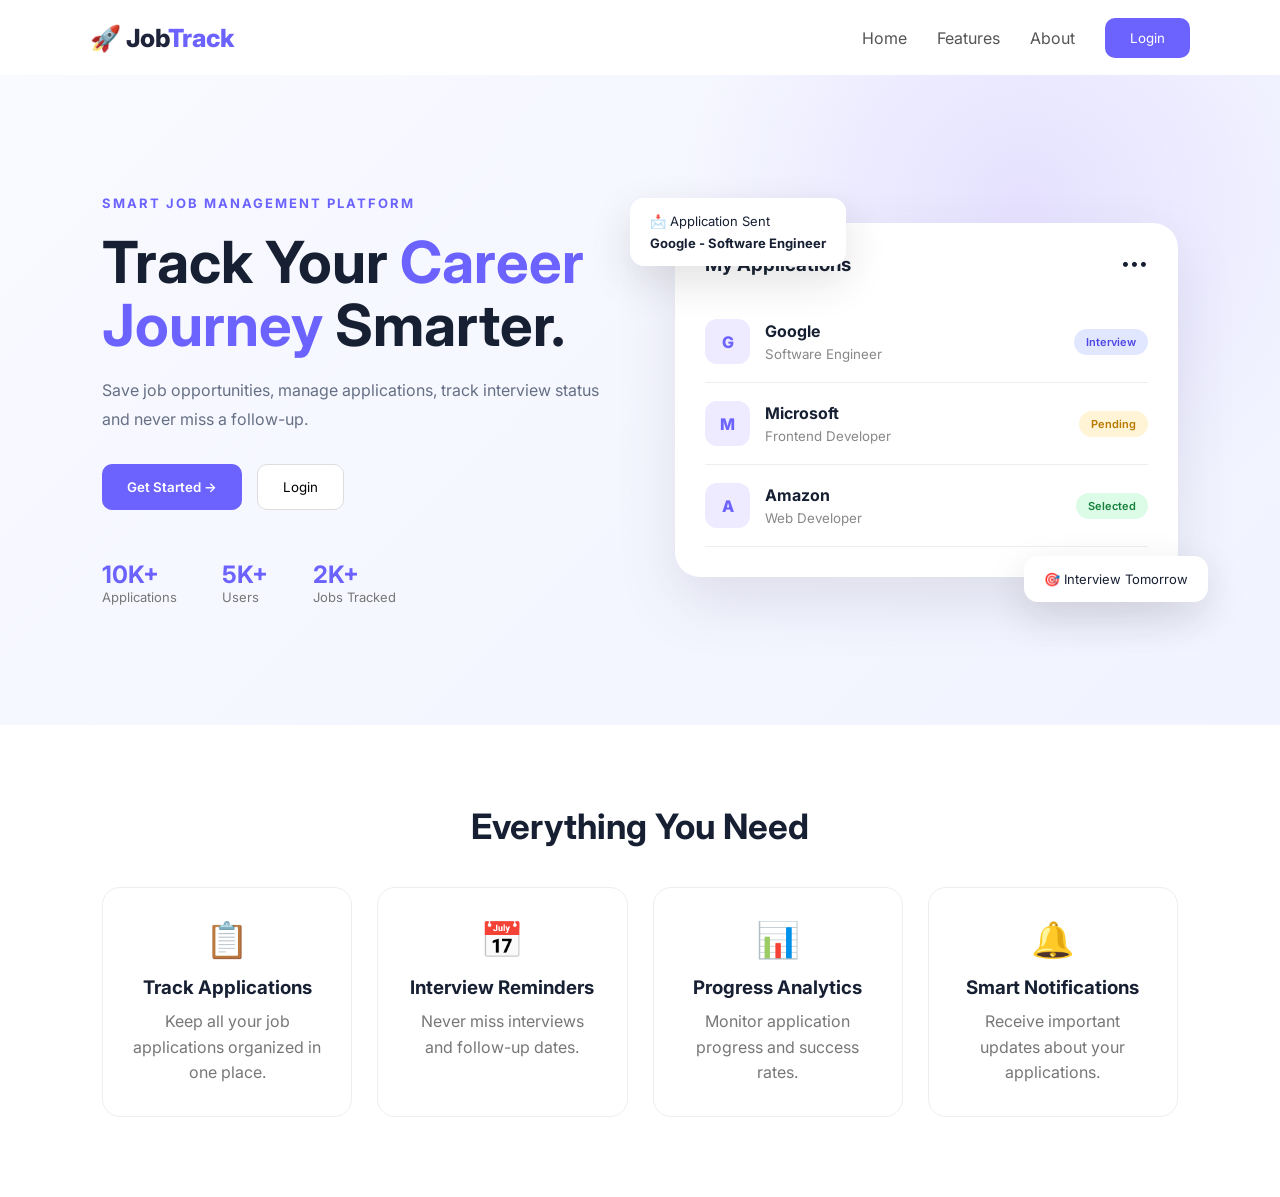
<file: index.html>
<!DOCTYPE html>
<html lang="en">
<head>
    <meta charset="UTF-8">
    <meta name="viewport" content="width=device-width, initial-scale=1.0">
    <title>JobTrack - Job Application Tracker</title>
    <link rel="stylesheet" href="style.css">
</head>

<body class="home">

    <nav class="navbar">
        <div class="logo">🚀 Job<span>Track</span></div>

        <div class="nav-links">
            <a href="#home">Home</a>
            <a href="#features">Features</a>
            <a href="#about">About</a>
            <button onclick="openLogin()">Login</button>
        </div>
    </nav>

    <section class="hero" id="home">

        <div class="hero-content">
            <p class="tag">SMART JOB MANAGEMENT PLATFORM</p>

            <h1>
                Track Your
                <span>Career Journey</span>
                Smarter.
            </h1>

            <p>
                Save job opportunities, manage applications,
                track interview status and never miss a follow-up.
            </p>

            <div class="hero-buttons">
                <button class="primary-btn" onclick="openSignup()">
                    Get Started →
                </button>

                <button class="secondary-btn" onclick="openLogin()">
                    Login
                </button>
            </div>

            <div class="stats">
                <div>
                    <h2>10K+</h2>
                    <p>Applications</p>
                </div>

                <div>
                    <h2>5K+</h2>
                    <p>Users</p>
                </div>

                <div>
                    <h2>2K+</h2>
                    <p>Jobs Tracked</p>
                </div>
            </div>
        </div>

        <div class="hero-card">

            <div class="floating-card card-one">
                📩 Application Sent
                <strong>Google - Software Engineer</strong>
            </div>

            <div class="dashboard-preview">

                <div class="preview-top">
                    <h3>My Applications</h3>
                    <span>•••</span>
                </div>

                <div class="application">
                    <div class="company-icon">G</div>
                    <div>
                        <b>Google</b>
                        <small>Software Engineer</small>
                    </div>
                    <span class="status interview">Interview</span>
                </div>

                <div class="application">
                    <div class="company-icon">M</div>
                    <div>
                        <b>Microsoft</b>
                        <small>Frontend Developer</small>
                    </div>
                    <span class="status pending">Pending</span>
                </div>

                <div class="application">
                    <div class="company-icon">A</div>
                    <div>
                        <b>Amazon</b>
                        <small>Web Developer</small>
                    </div>
                    <span class="status selected">Selected</span>
                </div>

            </div>

            <div class="floating-card card-two">
                🎯 Interview Tomorrow
            </div>

        </div>

    </section>

    <section class="features" id="features">

        <h2>Everything You Need</h2>

        <div class="feature-grid">

            <div class="feature-card">
                <div class="feature-icon">📋</div>
                <h3>Track Applications</h3>
                <p>Keep all your job applications organized in one place.</p>
            </div>

            <div class="feature-card">
                <div class="feature-icon">📅</div>
                <h3>Interview Reminders</h3>
                <p>Never miss interviews and follow-up dates.</p>
            </div>

            <div class="feature-card">
                <div class="feature-icon">📊</div>
                <h3>Progress Analytics</h3>
                <p>Monitor application progress and success rates.</p>
            </div>

            <div class="feature-card">
                <div class="feature-icon">🔔</div>
                <h3>Smart Notifications</h3>
                <p>Receive important updates about your applications.</p>
            </div>

        </div>

    </section>

    <!-- LOGIN MODAL -->

    <div class="modal" id="loginModal">

        <div class="modal-box">

            <button class="close" onclick="closeModal()">×</button>

            <h2>Welcome Back 👋</h2>
            <p>Login to your JobTrack account</p>

            <input type="email" placeholder="Email Address">

            <input type="password" placeholder="Password">

            <select id="loginRole">
                <option value="user">User</option>
                <option value="manager">Manager</option>
                <option value="admin">Admin</option>
            </select>

            <button class="primary-btn full" onclick="login()">
                Login →
            </button>

            <p class="switch">
                Don't have an account?
                <a onclick="switchSignup()">Sign Up</a>
            </p>

        </div>

    </div>

    <!-- SIGNUP MODAL -->

    <div class="modal" id="signupModal">

        <div class="modal-box">

            <button class="close" onclick="closeModal()">×</button>

            <h2>Create Account 🚀</h2>
            <p>Start managing your career today</p>

            <input type="text" placeholder="Full Name">

            <input type="email" placeholder="Email Address">

            <input type="password" placeholder="Create Password">

            <select>
                <option>User</option>
                <option>Manager</option>
            </select>

            <button class="primary-btn full" onclick="signup()">
                Create Account
            </button>

        </div>

    </div>

    <script src="script.js"></script>

</body>
</html>
</file>
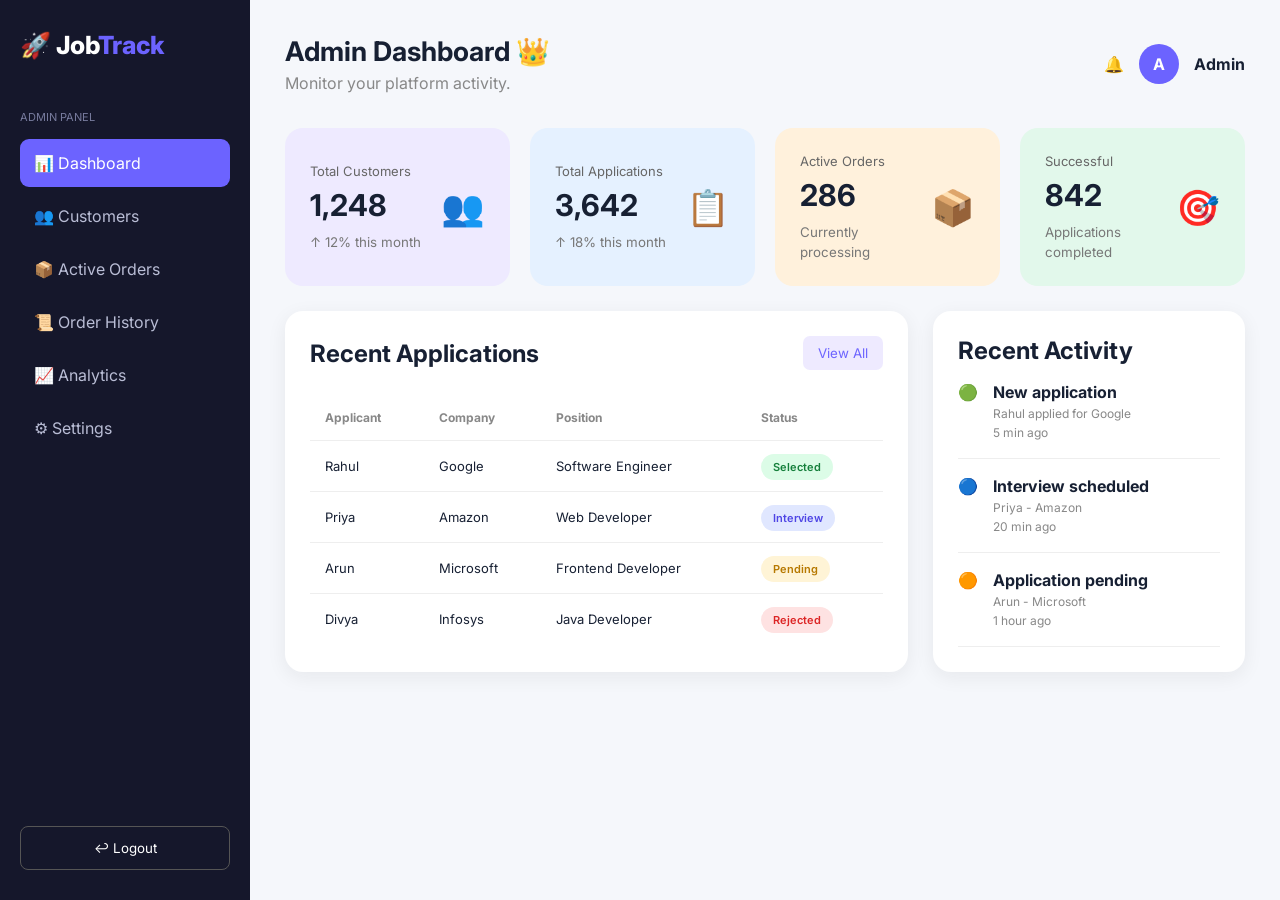
<file: admin.html>
<!DOCTYPE html>
<html lang="en">

<head>
    <meta charset="UTF-8">
    <meta name="viewport" content="width=device-width, initial-scale=1.0">
    <title>Admin Dashboard - JobTrack</title>
    <link rel="stylesheet" href="style.css">
</head>

<body class="dashboard-body">

<div class="dashboard">

    <aside class="sidebar">

        <div class="logo">🚀 Job<span>Track</span></div>

        <p class="menu-title">ADMIN PANEL</p>

        <a class="active">📊 Dashboard</a>
        <a>👥 Customers</a>
        <a>📦 Active Orders</a>
        <a>📜 Order History</a>
        <a>📈 Analytics</a>
        <a>⚙ Settings</a>

        <button class="logout" onclick="logout()">↩ Logout</button>

    </aside>

    <main class="main-content">

        <header class="topbar">
            <div>
                <h1>Admin Dashboard 👑</h1>
                <p>Monitor your platform activity.</p>
            </div>

            <div class="profile">
                🔔
                <div class="avatar">A</div>
                <b>Admin</b>
            </div>
        </header>

        <section class="dashboard-cards">

            <div class="stat-card purple">
                <div>
                    <p>Total Customers</p>
                    <h2>1,248</h2>
                    <small>↑ 12% this month</small>
                </div>
                <div class="big-icon">👥</div>
            </div>

            <div class="stat-card blue">
                <div>
                    <p>Total Applications</p>
                    <h2>3,642</h2>
                    <small>↑ 18% this month</small>
                </div>
                <div class="big-icon">📋</div>
            </div>

            <div class="stat-card orange">
                <div>
                    <p>Active Orders</p>
                    <h2>286</h2>
                    <small>Currently processing</small>
                </div>
                <div class="big-icon">📦</div>
            </div>

            <div class="stat-card green">
                <div>
                    <p>Successful</p>
                    <h2>842</h2>
                    <small>Applications completed</small>
                </div>
                <div class="big-icon">🎯</div>
            </div>

        </section>

        <section class="content-grid">

            <div class="panel">

                <div class="panel-header">
                    <h2>Recent Applications</h2>
                    <button>View All</button>
                </div>

                <table>

                    <thead>
                        <tr>
                            <th>Applicant</th>
                            <th>Company</th>
                            <th>Position</th>
                            <th>Status</th>
                        </tr>
                    </thead>

                    <tbody>

                        <tr>
                            <td>Rahul</td>
                            <td>Google</td>
                            <td>Software Engineer</td>
                            <td><span class="status selected">Selected</span></td>
                        </tr>

                        <tr>
                            <td>Priya</td>
                            <td>Amazon</td>
                            <td>Web Developer</td>
                            <td><span class="status interview">Interview</span></td>
                        </tr>

                        <tr>
                            <td>Arun</td>
                            <td>Microsoft</td>
                            <td>Frontend Developer</td>
                            <td><span class="status pending">Pending</span></td>
                        </tr>

                        <tr>
                            <td>Divya</td>
                            <td>Infosys</td>
                            <td>Java Developer</td>
                            <td><span class="status rejected">Rejected</span></td>
                        </tr>

                    </tbody>

                </table>

            </div>

            <div class="panel activity">

                <h2>Recent Activity</h2>

                <div class="activity-item">
                    🟢
                    <div>
                        <b>New application</b>
                        <p>Rahul applied for Google</p>
                        <small>5 min ago</small>
                    </div>
                </div>

                <div class="activity-item">
                    🔵
                    <div>
                        <b>Interview scheduled</b>
                        <p>Priya - Amazon</p>
                        <small>20 min ago</small>
                    </div>
                </div>

                <div class="activity-item">
                    🟠
                    <div>
                        <b>Application pending</b>
                        <p>Arun - Microsoft</p>
                        <small>1 hour ago</small>
                    </div>
                </div>

            </div>

        </section>

    </main>

</div>

<script src="script.js"></script>

</body>
</html>
</file>
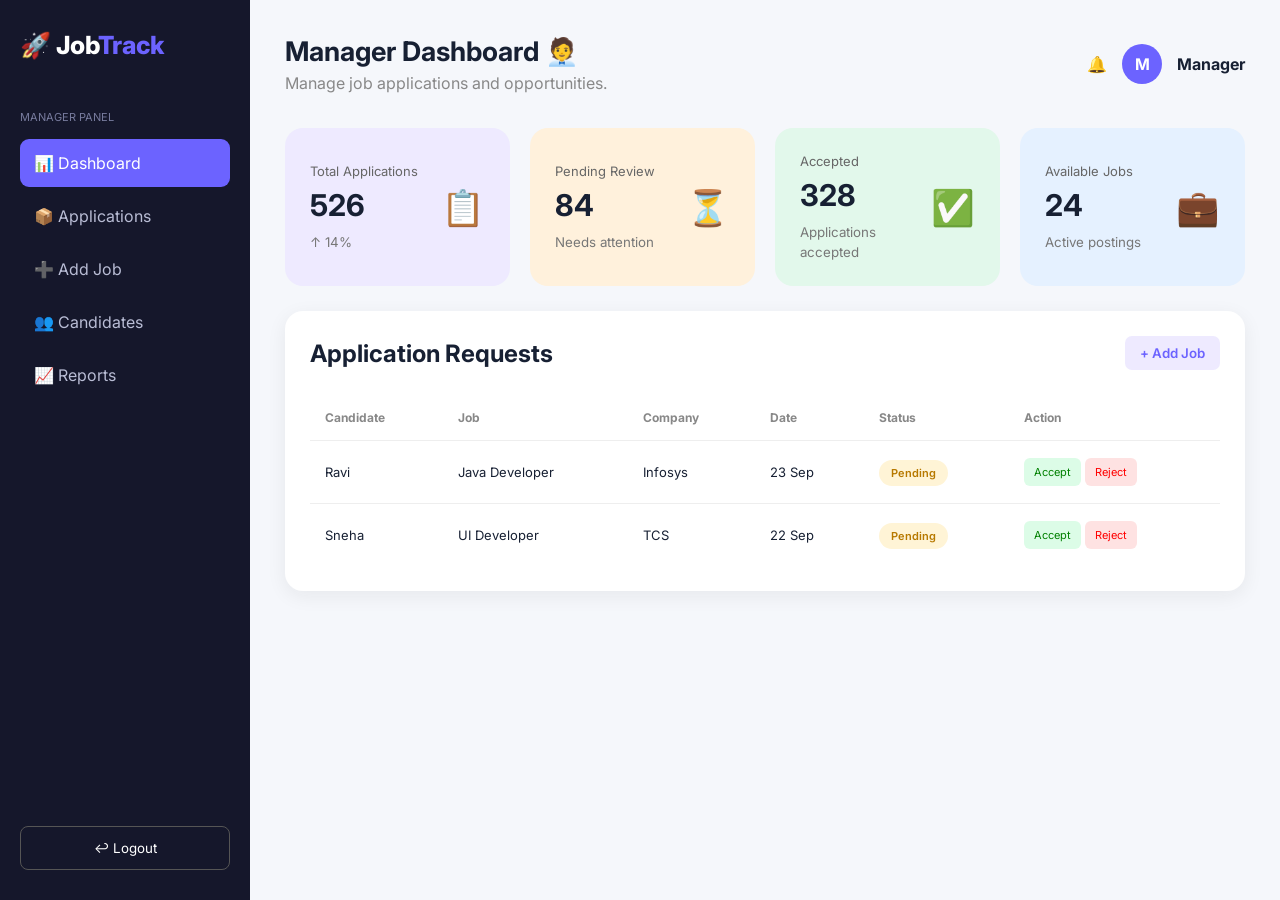
<file: manager.html>
<!DOCTYPE html>
<html lang="en">

<head>
    <meta charset="UTF-8">
    <meta name="viewport" content="width=device-width, initial-scale=1.0">
    <title>Manager Dashboard - JobTrack</title>
    <link rel="stylesheet" href="style.css">
</head>

<body class="dashboard-body">

<div class="dashboard">

    <aside class="sidebar">

        <div class="logo">🚀 Job<span>Track</span></div>

        <p class="menu-title">MANAGER PANEL</p>

        <a class="active">📊 Dashboard</a>
        <a>📦 Applications</a>
        <a onclick="openJobModal()">➕ Add Job</a>
        <a>👥 Candidates</a>
        <a>📈 Reports</a>

        <button class="logout" onclick="logout()">↩ Logout</button>

    </aside>

    <main class="main-content">

        <header class="topbar">

            <div>
                <h1>Manager Dashboard 🧑‍💼</h1>
                <p>Manage job applications and opportunities.</p>
            </div>

            <div class="profile">
                🔔
                <div class="avatar">M</div>
                <b>Manager</b>
            </div>

        </header>

        <section class="dashboard-cards">

            <div class="stat-card purple">
                <div>
                    <p>Total Applications</p>
                    <h2>526</h2>
                    <small>↑ 14%</small>
                </div>
                <div class="big-icon">📋</div>
            </div>

            <div class="stat-card orange">
                <div>
                    <p>Pending Review</p>
                    <h2>84</h2>
                    <small>Needs attention</small>
                </div>
                <div class="big-icon">⏳</div>
            </div>

            <div class="stat-card green">
                <div>
                    <p>Accepted</p>
                    <h2>328</h2>
                    <small>Applications accepted</small>
                </div>
                <div class="big-icon">✅</div>
            </div>

            <div class="stat-card blue">
                <div>
                    <p>Available Jobs</p>
                    <h2 id="jobCount">24</h2>
                    <small>Active postings</small>
                </div>
                <div class="big-icon">💼</div>
            </div>

        </section>

        <section class="panel">

            <div class="panel-header">

                <h2>Application Requests</h2>

                <button class="primary-btn" onclick="openJobModal()">
                    + Add Job
                </button>

            </div>

            <table>

                <thead>
                    <tr>
                        <th>Candidate</th>
                        <th>Job</th>
                        <th>Company</th>
                        <th>Date</th>
                        <th>Status</th>
                        <th>Action</th>
                    </tr>
                </thead>

                <tbody id="applicationTable">

                    <tr>
                        <td>Ravi</td>
                        <td>Java Developer</td>
                        <td>Infosys</td>
                        <td>23 Sep</td>
                        <td>
                            <span class="status pending">Pending</span>
                        </td>

                        <td>
                            <button class="accept"
                                    onclick="acceptApplication(this)">
                                Accept
                            </button>

                            <button class="reject"
                                    onclick="rejectApplication(this)">
                                Reject
                            </button>
                        </td>
                    </tr>

                    <tr>
                        <td>Sneha</td>
                        <td>UI Developer</td>
                        <td>TCS</td>
                        <td>22 Sep</td>

                        <td>
                            <span class="status pending">Pending</span>
                        </td>

                        <td>
                            <button class="accept"
                                    onclick="acceptApplication(this)">
                                Accept
                            </button>

                            <button class="reject"
                                    onclick="rejectApplication(this)">
                                Reject
                            </button>
                        </td>
                    </tr>

                </tbody>

            </table>

        </section>

    </main>

</div>

<!-- ADD JOB MODAL -->

<div class="modal" id="jobModal">

    <div class="modal-box">

        <button class="close" onclick="closeJobModal()">×</button>

        <h2>Add New Job 💼</h2>

        <input id="jobTitle" placeholder="Job Title">

        <input id="companyName" placeholder="Company Name">

        <input id="location" placeholder="Location">

        <input id="salary" placeholder="Salary">

        <button class="primary-btn full" onclick="addJob()">
            Add Job
        </button>

    </div>

</div>

<script src="script.js"></script>

</body>
</html>
</file>
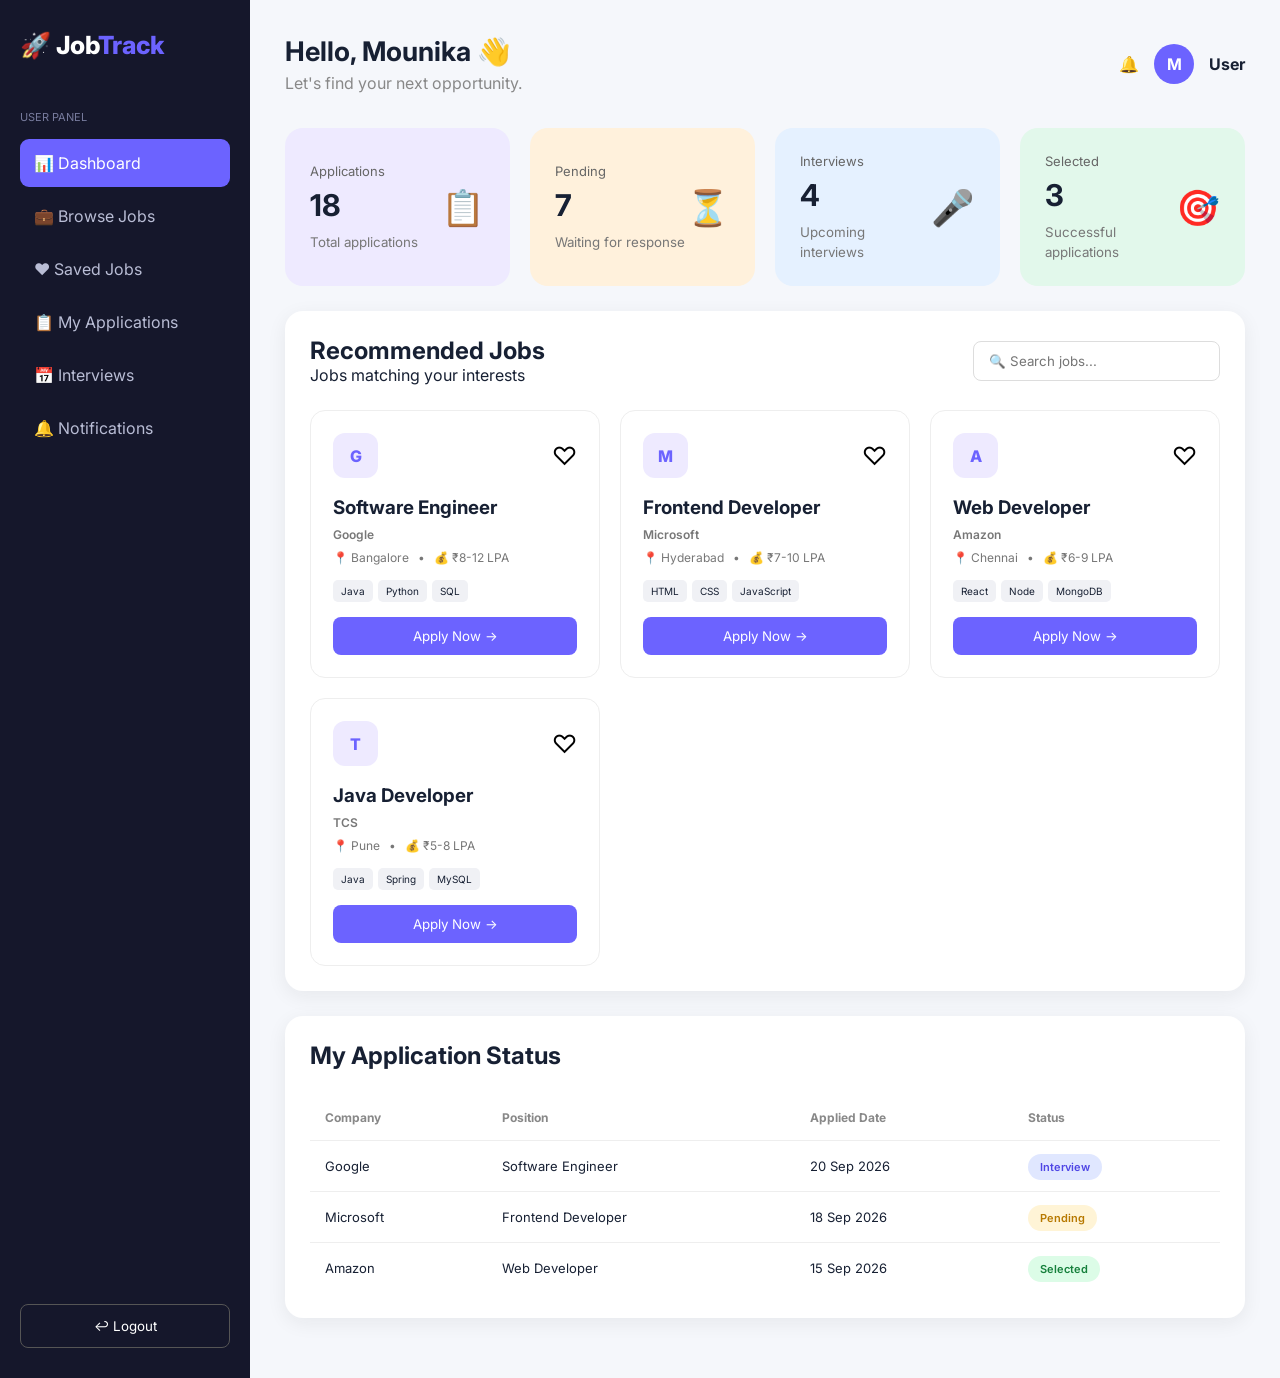
<file: user.html>
<!DOCTYPE html>
<html lang="en">

<head>

    <meta charset="UTF-8">

    <meta name="viewport"
          content="width=device-width, initial-scale=1.0">

    <title>User Dashboard - JobTrack</title>

    <link rel="stylesheet" href="style.css">

</head>

<body class="dashboard-body">

<div class="dashboard">

    <aside class="sidebar">

        <div class="logo">
            🚀 Job<span>Track</span>
        </div>

        <p class="menu-title">USER PANEL</p>

        <a class="active">📊 Dashboard</a>
        <a>💼 Browse Jobs</a>
        <a>❤️ Saved Jobs</a>
        <a>📋 My Applications</a>
        <a>📅 Interviews</a>
        <a>🔔 Notifications</a>

        <button class="logout" onclick="logout()">
            ↩ Logout
        </button>

    </aside>

    <main class="main-content">

        <header class="topbar">

            <div>
                <h1>Hello, Mounika 👋</h1>
                <p>Let's find your next opportunity.</p>
            </div>

            <div class="profile">

                🔔

                <div class="avatar">
                    M
                </div>

                <b>User</b>

            </div>

        </header>

        <!-- USER STATS -->

        <section class="dashboard-cards">

            <div class="stat-card purple">

                <div>
                    <p>Applications</p>
                    <h2>18</h2>
                    <small>Total applications</small>
                </div>

                <div class="big-icon">
                    📋
                </div>

            </div>

            <div class="stat-card orange">

                <div>
                    <p>Pending</p>
                    <h2>7</h2>
                    <small>Waiting for response</small>
                </div>

                <div class="big-icon">
                    ⏳
                </div>

            </div>

            <div class="stat-card blue">

                <div>
                    <p>Interviews</p>
                    <h2>4</h2>
                    <small>Upcoming interviews</small>
                </div>

                <div class="big-icon">
                    🎤
                </div>

            </div>

            <div class="stat-card green">

                <div>
                    <p>Selected</p>
                    <h2>3</h2>
                    <small>Successful applications</small>
                </div>

                <div class="big-icon">
                    🎯
                </div>

            </div>

        </section>

        <!-- JOB LIST -->

        <section class="panel">

            <div class="panel-header">

                <div>
                    <h2>Recommended Jobs</h2>
                    <p>Jobs matching your interests</p>
                </div>

                <input
                    class="search"
                    id="jobSearch"
                    onkeyup="searchJobs()"
                    placeholder="🔍 Search jobs...">

            </div>

            <div class="job-grid" id="jobGrid">

                <div class="job-card">

                    <div class="job-top">
                        <div class="company-icon">G</div>

                        <button
                            class="heart"
                            onclick="toggleHeart(this)">
                            ♡
                        </button>
                    </div>

                    <h3>Software Engineer</h3>

                    <p class="company">
                        Google
                    </p>

                    <p>
                        📍 Bangalore &nbsp; • &nbsp;
                        💰 ₹8-12 LPA
                    </p>

                    <div class="job-tags">
                        <span>Java</span>
                        <span>Python</span>
                        <span>SQL</span>
                    </div>

                    <button
                        class="apply-btn"
                        onclick="applyJob(this)">
                        Apply Now →
                    </button>

                </div>


                <div class="job-card">

                    <div class="job-top">
                        <div class="company-icon">M</div>

                        <button
                            class="heart"
                            onclick="toggleHeart(this)">
                            ♡
                        </button>
                    </div>

                    <h3>Frontend Developer</h3>

                    <p class="company">
                        Microsoft
                    </p>

                    <p>
                        📍 Hyderabad &nbsp; • &nbsp;
                        💰 ₹7-10 LPA
                    </p>

                    <div class="job-tags">
                        <span>HTML</span>
                        <span>CSS</span>
                        <span>JavaScript</span>
                    </div>

                    <button
                        class="apply-btn"
                        onclick="applyJob(this)">
                        Apply Now →
                    </button>

                </div>


                <div class="job-card">

                    <div class="job-top">
                        <div class="company-icon">A</div>

                        <button
                            class="heart"
                            onclick="toggleHeart(this)">
                            ♡
                        </button>
                    </div>

                    <h3>Web Developer</h3>

                    <p class="company">
                        Amazon
                    </p>

                    <p>
                        📍 Chennai &nbsp; • &nbsp;
                        💰 ₹6-9 LPA
                    </p>

                    <div class="job-tags">
                        <span>React</span>
                        <span>Node</span>
                        <span>MongoDB</span>
                    </div>

                    <button
                        class="apply-btn"
                        onclick="applyJob(this)">
                        Apply Now →
                    </button>

                </div>


                <div class="job-card">

                    <div class="job-top">

                        <div class="company-icon">T</div>

                        <button
                            class="heart"
                            onclick="toggleHeart(this)">
                            ♡
                        </button>

                    </div>

                    <h3>Java Developer</h3>

                    <p class="company">
                        TCS
                    </p>

                    <p>
                        📍 Pune &nbsp; • &nbsp;
                        💰 ₹5-8 LPA
                    </p>

                    <div class="job-tags">
                        <span>Java</span>
                        <span>Spring</span>
                        <span>MySQL</span>
                    </div>

                    <button
                        class="apply-btn"
                        onclick="applyJob(this)">
                        Apply Now →
                    </button>

                </div>

            </div>

        </section>

        <!-- ORDER / APPLICATION STATUS -->

        <section class="panel">

            <div class="panel-header">
                <h2>My Application Status</h2>
            </div>

            <table>

                <thead>

                    <tr>
                        <th>Company</th>
                        <th>Position</th>
                        <th>Applied Date</th>
                        <th>Status</th>
                    </tr>

                </thead>

                <tbody>

                    <tr>
                        <td>Google</td>
                        <td>Software Engineer</td>
                        <td>20 Sep 2026</td>
                        <td>
                            <span class="status interview">
                                Interview
                            </span>
                        </td>
                    </tr>

                    <tr>
                        <td>Microsoft</td>
                        <td>Frontend Developer</td>
                        <td>18 Sep 2026</td>
                        <td>
                            <span class="status pending">
                                Pending
                            </span>
                        </td>
                    </tr>

                    <tr>
                        <td>Amazon</td>
                        <td>Web Developer</td>
                        <td>15 Sep 2026</td>
                        <td>
                            <span class="status selected">
                                Selected
                            </span>
                        </td>
                    </tr>

                </tbody>

            </table>

        </section>

    </main>

</div>

<script src="script.js"></script>

</body>
</html>
</file>
<file: style.css>
@import url('https://fonts.googleapis.com/css2?family=Inter:wght@400;500;600;700;800&display=swap');

* {
    margin: 0;
    padding: 0;
    box-sizing: border-box;
}

body {
    font-family: 'Inter', sans-serif;
    background: #f5f7fb;
    color: #172033;
}

button,
input,
select {
    font-family: inherit;
}

/* =========================
   NAVBAR
========================= */

.navbar {
    height: 75px;
    display: flex;
    align-items: center;
    justify-content: space-between;
    padding: 0 7%;
    background: white;
}

.logo {
    font-size: 25px;
    font-weight: 800;
    color: #20243a;
}

.logo span {
    color: #6c63ff;
}

.nav-links {
    display: flex;
    align-items: center;
    gap: 30px;
}

.nav-links a {
    text-decoration: none;
    color: #555;
    cursor: pointer;
}

.nav-links button {
    border: none;
    background: #6c63ff;
    color: white;
    padding: 12px 25px;
    border-radius: 10px;
    cursor: pointer;
}

/* =========================
   HERO
========================= */

.hero {
    min-height: 650px;
    padding: 70px 8%;
    display: grid;
    grid-template-columns: 1fr 1fr;
    align-items: center;
    gap: 70px;
    background:
        radial-gradient(circle at 80% 20%, #e5e1ff, transparent 30%),
        linear-gradient(135deg, #f9faff, #f1f3ff);
}

.tag {
    color: #6c63ff;
    font-weight: 700;
    letter-spacing: 2px;
    font-size: 13px;
}

.hero h1 {
    font-size: 58px;
    line-height: 1.08;
    margin: 20px 0;
}

.hero h1 span {
    color: #6c63ff;
}

.hero-content > p:not(.tag) {
    color: #667085;
    line-height: 1.8;
    max-width: 550px;
}

.hero-buttons {
    display: flex;
    gap: 15px;
    margin-top: 30px;
}

.primary-btn {
    border: none;
    background: #6c63ff;
    color: white;
    padding: 14px 25px;
    border-radius: 10px;
    cursor: pointer;
    font-weight: 600;
    transition: 0.3s;
}

.primary-btn:hover {
    transform: translateY(-3px);
    box-shadow: 0 10px 25px #6c63ff40;
}

.secondary-btn {
    border: 1px solid #ddd;
    background: white;
    padding: 14px 25px;
    border-radius: 10px;
    cursor: pointer;
}

.full {
    width: 100%;
}

.stats {
    display: flex;
    gap: 45px;
    margin-top: 50px;
}

.stats h2 {
    color: #6c63ff;
}

.stats p {
    color: #777;
    font-size: 13px;
}

/* =========================
   HERO PREVIEW
========================= */

.hero-card {
    position: relative;
}

.dashboard-preview {
    background: white;
    padding: 30px;
    border-radius: 25px;
    box-shadow: 0 25px 60px #45415f20;
}

.preview-top {
    display: flex;
    justify-content: space-between;
    margin-bottom: 25px;
}

.application {
    display: flex;
    align-items: center;
    gap: 15px;
    padding: 18px 0;
    border-bottom: 1px solid #eee;
}

.application div:nth-child(2) {
    flex: 1;
}

.application small {
    display: block;
    color: #888;
    margin-top: 5px;
}

.company-icon {
    width: 45px;
    height: 45px;
    border-radius: 12px;
    background: #eeeaff;
    display: grid;
    place-items: center;
    font-weight: 800;
    color: #6c63ff;
}

.floating-card {
    position: absolute;
    background: white;
    padding: 15px 20px;
    border-radius: 14px;
    box-shadow: 0 15px 40px #2222;
    font-size: 13px;
}

.floating-card strong {
    display: block;
    margin-top: 6px;
}

.card-one {
    top: -25px;
    left: -45px;
}

.card-two {
    right: -30px;
    bottom: -25px;
}

/* =========================
   STATUS
========================= */

.status {
    padding: 6px 12px;
    border-radius: 20px;
    font-size: 11px;
    font-weight: 600;
    white-space: nowrap;
}

.selected {
    background: #dcfce7;
    color: #16803c;
}

.pending {
    background: #fff4d6;
    color: #b77900;
}

.interview {
    background: #e0e7ff;
    color: #4f46e5;
}

.rejected {
    background: #fee2e2;
    color: #dc2626;
}

/* =========================
   FEATURES
========================= */

.features {
    padding: 80px 8%;
    text-align: center;
    background: white;
}

.features h2 {
    font-size: 35px;
    margin-bottom: 40px;
}

.feature-grid {
    display: grid;
    grid-template-columns: repeat(4, 1fr);
    gap: 25px;
}

.feature-card {
    padding: 30px;
    border: 1px solid #eee;
    border-radius: 18px;
    transition: 0.3s;
}

.feature-card:hover {
    transform: translateY(-8px);
    box-shadow: 0 20px 40px #2221;
}

.feature-icon {
    font-size: 35px;
    margin-bottom: 15px;
}

.feature-card p {
    color: #777;
    margin-top: 10px;
    line-height: 1.6;
}

/* =========================
   MODAL
========================= */

.modal {
    position: fixed;
    inset: 0;
    background: #0008;
    display: none;
    justify-content: center;
    align-items: center;
    z-index: 100;
}

.modal.show {
    display: flex;
}

.modal-box {
    background: white;
    width: 400px;
    padding: 35px;
    border-radius: 20px;
    position: relative;
    animation: popup 0.3s ease;
}

@keyframes popup {

    from {
        transform: scale(0.8);
        opacity: 0;
    }

    to {
        transform: scale(1);
        opacity: 1;
    }
}

.modal-box h2 {
    margin-bottom: 8px;
}

.modal-box > p {
    color: #777;
    margin-bottom: 25px;
}

.modal-box input,
.modal-box select {
    width: 100%;
    padding: 13px;
    border: 1px solid #ddd;
    border-radius: 9px;
    margin-bottom: 15px;
    outline: none;
}

.close {
    position: absolute;
    right: 20px;
    top: 15px;
    border: none;
    background: none;
    font-size: 25px;
    cursor: pointer;
}

.switch {
    text-align: center;
    margin-top: 20px;
}

.switch a {
    color: #6c63ff;
    cursor: pointer;
}

/* =========================
   DASHBOARD
========================= */

.dashboard {
    display: grid;
    grid-template-columns: 250px 1fr;
    min-height: 100vh;
}

.sidebar {
    background: #15172b;
    color: white;
    padding: 30px 20px;
    display: flex;
    flex-direction: column;
}

.sidebar .logo {
    color: white;
    margin-bottom: 50px;
}

.menu-title {
    color: #777b9d;
    font-size: 11px;
    margin-bottom: 15px;
}

.sidebar a {
    color: #b9bdd5;
    text-decoration: none;
    padding: 14px;
    border-radius: 9px;
    margin-bottom: 5px;
    cursor: pointer;
}

.sidebar a:hover,
.sidebar a.active {
    background: #6c63ff;
    color: white;
}

.logout {
    margin-top: auto;
    padding: 13px;
    border: 1px solid #555;
    background: transparent;
    color: white;
    border-radius: 8px;
    cursor: pointer;
}

/* =========================
   MAIN CONTENT
========================= */

.main-content {
    padding: 35px;
    overflow-x: hidden;
}

.topbar {
    display: flex;
    justify-content: space-between;
    align-items: center;
    margin-bottom: 35px;
}

.topbar h1 {
    font-size: 27px;
}

.topbar p {
    color: #888;
    margin-top: 5px;
}

.profile {
    display: flex;
    align-items: center;
    gap: 15px;
}

.avatar {
    width: 40px;
    height: 40px;
    border-radius: 50%;
    background: #6c63ff;
    color: white;
    display: grid;
    place-items: center;
    font-weight: bold;
}

/* =========================
   STAT CARDS
========================= */

.dashboard-cards {
    display: grid;
    grid-template-columns: repeat(4, 1fr);
    gap: 20px;
    margin-bottom: 25px;
}

.stat-card {
    padding: 25px;
    border-radius: 18px;
    display: flex;
    justify-content: space-between;
    align-items: center;
}

.stat-card p {
    color: #666;
    font-size: 13px;
}

.stat-card h2 {
    font-size: 30px;
    margin: 8px 0;
}

.stat-card small {
    color: #777;
}

.purple {
    background: #eeeaff;
}

.blue {
    background: #e5f1ff;
}

.orange {
    background: #fff1dc;
}

.green {
    background: #e2f8eb;
}

.big-icon {
    font-size: 35px;
}

/* =========================
   PANEL
========================= */

.panel {
    background: white;
    padding: 25px;
    border-radius: 18px;
    margin-bottom: 25px;
    box-shadow: 0 5px 20px #2221;
}

.panel-header {
    display: flex;
    justify-content: space-between;
    align-items: center;
    margin-bottom: 25px;
}

.panel-header button {
    border: none;
    background: #eeeaff;
    color: #6c63ff;
    padding: 9px 15px;
    border-radius: 7px;
    cursor: pointer;
}

/* =========================
   TABLE
========================= */

table {
    width: 100%;
    border-collapse: collapse;
}

th {
    text-align: left;
    color: #888;
    font-size: 12px;
    padding: 15px;
}

td {
    padding: 17px 15px;
    border-top: 1px solid #eee;
    font-size: 13px;
}

.content-grid {
    display: grid;
    grid-template-columns: 2fr 1fr;
    gap: 25px;
}

.activity-item {
    display: flex;
    gap: 15px;
    padding: 17px 0;
    border-bottom: 1px solid #eee;
}

.activity-item p,
.activity-item small {
    color: #888;
    font-size: 12px;
    margin-top: 4px;
}

/* =========================
   ACTION BUTTONS
========================= */

.accept,
.reject {
    border: none;
    padding: 7px 10px;
    border-radius: 6px;
    cursor: pointer;
    font-size: 11px;
}

.accept {
    background: #dcfce7;
    color: green;
}

.reject {
    background: #fee2e2;
    color: red;
}

/* =========================
   JOB CARDS
========================= */

.job-grid {
    display: grid;
    grid-template-columns: repeat(3, 1fr);
    gap: 20px;
}

.job-card {
    border: 1px solid #eee;
    padding: 22px;
    border-radius: 15px;
    transition: 0.3s;
}

.job-card:hover {
    transform: translateY(-5px);
    box-shadow: 0 15px 35px #2222;
}

.job-top {
    display: flex;
    justify-content: space-between;
    align-items: center;
}

.job-card h3 {
    margin: 18px 0 7px;
}

.company {
    color: #6c63ff;
    font-weight: 600;
}

.job-card p {
    color: #777;
    font-size: 12px;
    margin-top: 8px;
}

.heart {
    border: none;
    background: none;
    font-size: 25px;
    cursor: pointer;
}

.heart.liked {
    color: red;
}

.job-tags {
    display: flex;
    gap: 5px;
    margin: 15px 0;
}

.job-tags span {
    background: #f0f1f5;
    padding: 5px 8px;
    border-radius: 5px;
    font-size: 10px;
}

.apply-btn {
    width: 100%;
    padding: 11px;
    border: none;
    border-radius: 8px;
    background: #6c63ff;
    color: white;
    cursor: pointer;
}

.search {
    padding: 11px 15px;
    border: 1px solid #ddd;
    border-radius: 8px;
    outline: none;
}

/* =========================
   RESPONSIVE
========================= */

@media(max-width: 1000px) {

    .hero {
        grid-template-columns: 1fr;
    }

    .feature-grid {
        grid-template-columns: repeat(2, 1fr);
    }

    .dashboard-cards {
        grid-template-columns: repeat(2, 1fr);
    }

    .job-grid {
        grid-template-columns: repeat(2, 1fr);
    }

}

@media(max-width: 700px) {

    .navbar {
        padding: 0 20px;
    }

    .nav-links a {
        display: none;
    }

    .hero {
        padding: 50px 25px;
    }

    .hero h1 {
        font-size: 40px;
    }

    .dashboard {
        grid-template-columns: 1fr;
    }

    .sidebar {
        display: none;
    }

    .main-content {
        padding: 20px;
    }

    .dashboard-cards {
        grid-template-columns: 1fr;
    }

    .content-grid {
        grid-template-columns: 1fr;
    }

    .job-grid {
        grid-template-columns: 1fr;
    }

    .feature-grid {
        grid-template-columns: 1fr;
    }

    .floating-card {
        display: none;
    }

    table {
        min-width: 700px;
    }

    .panel {
        overflow-x: auto;
    }

}
</file>
